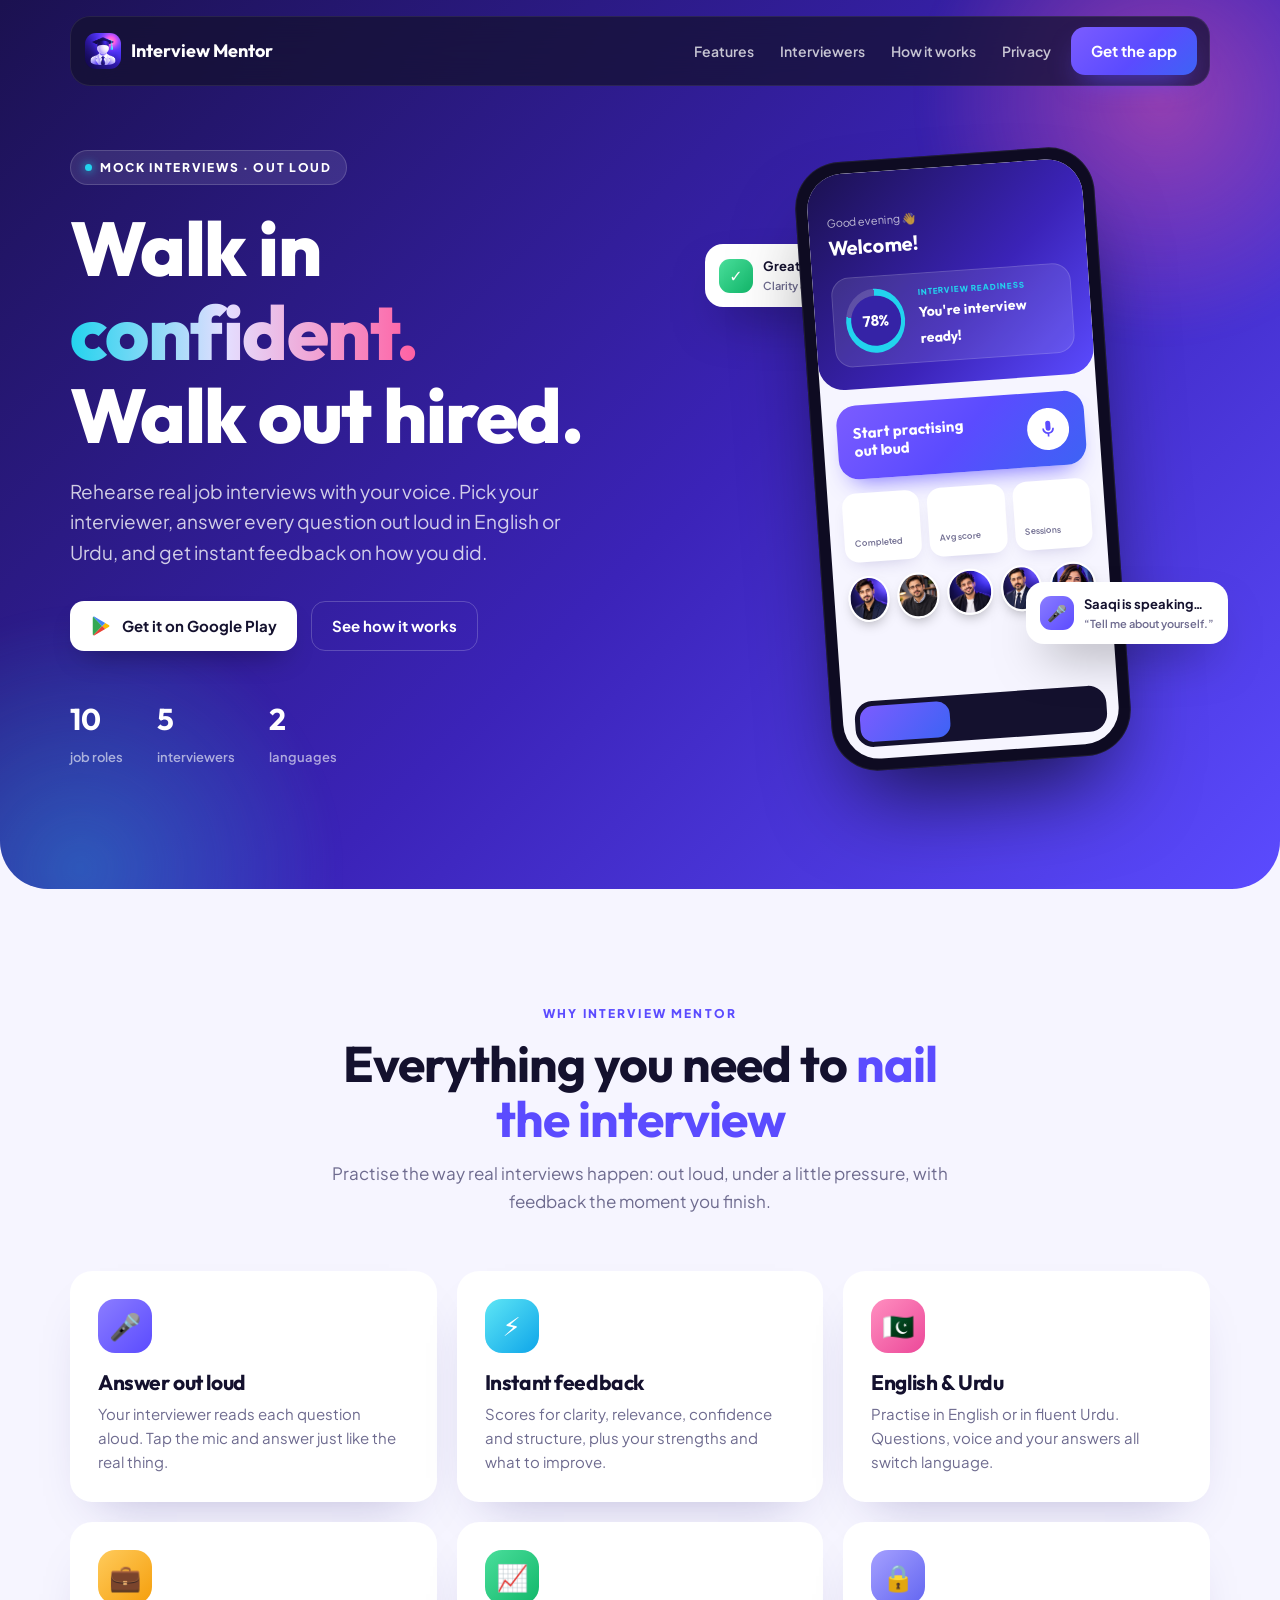
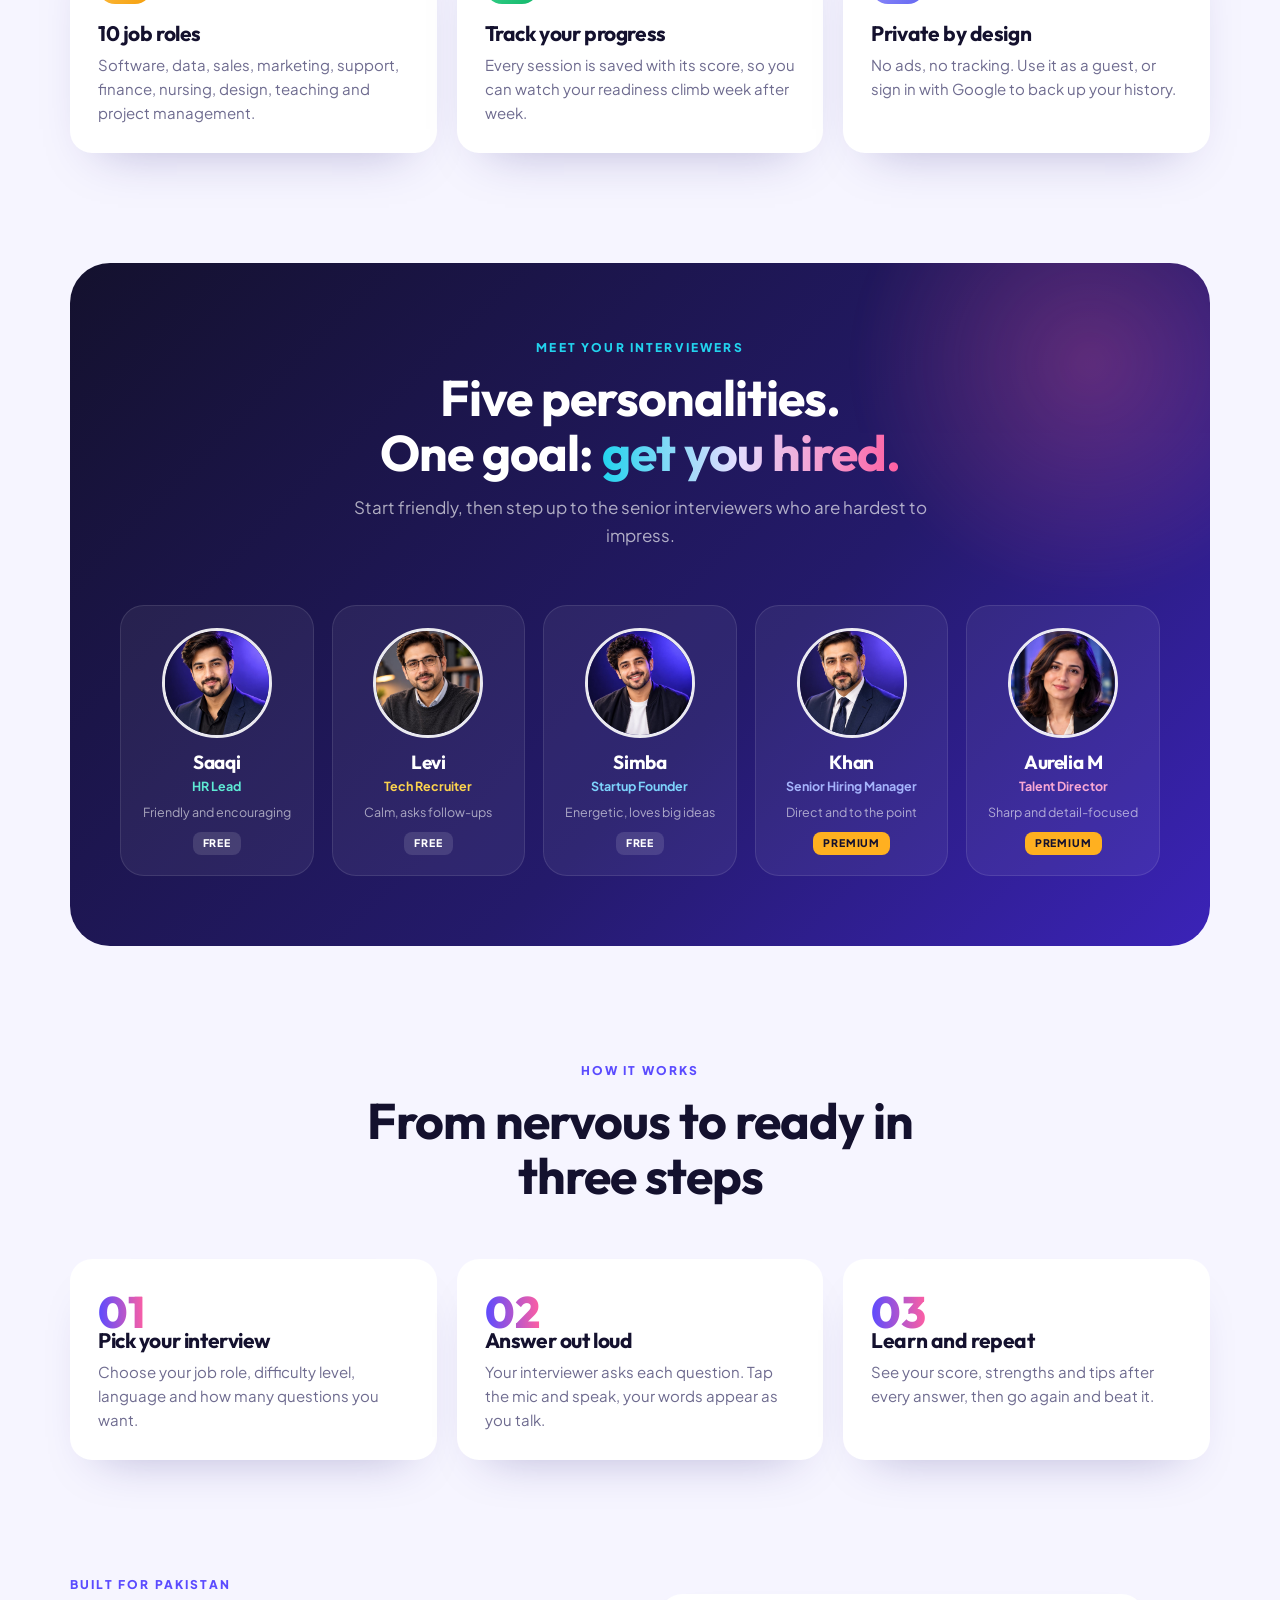
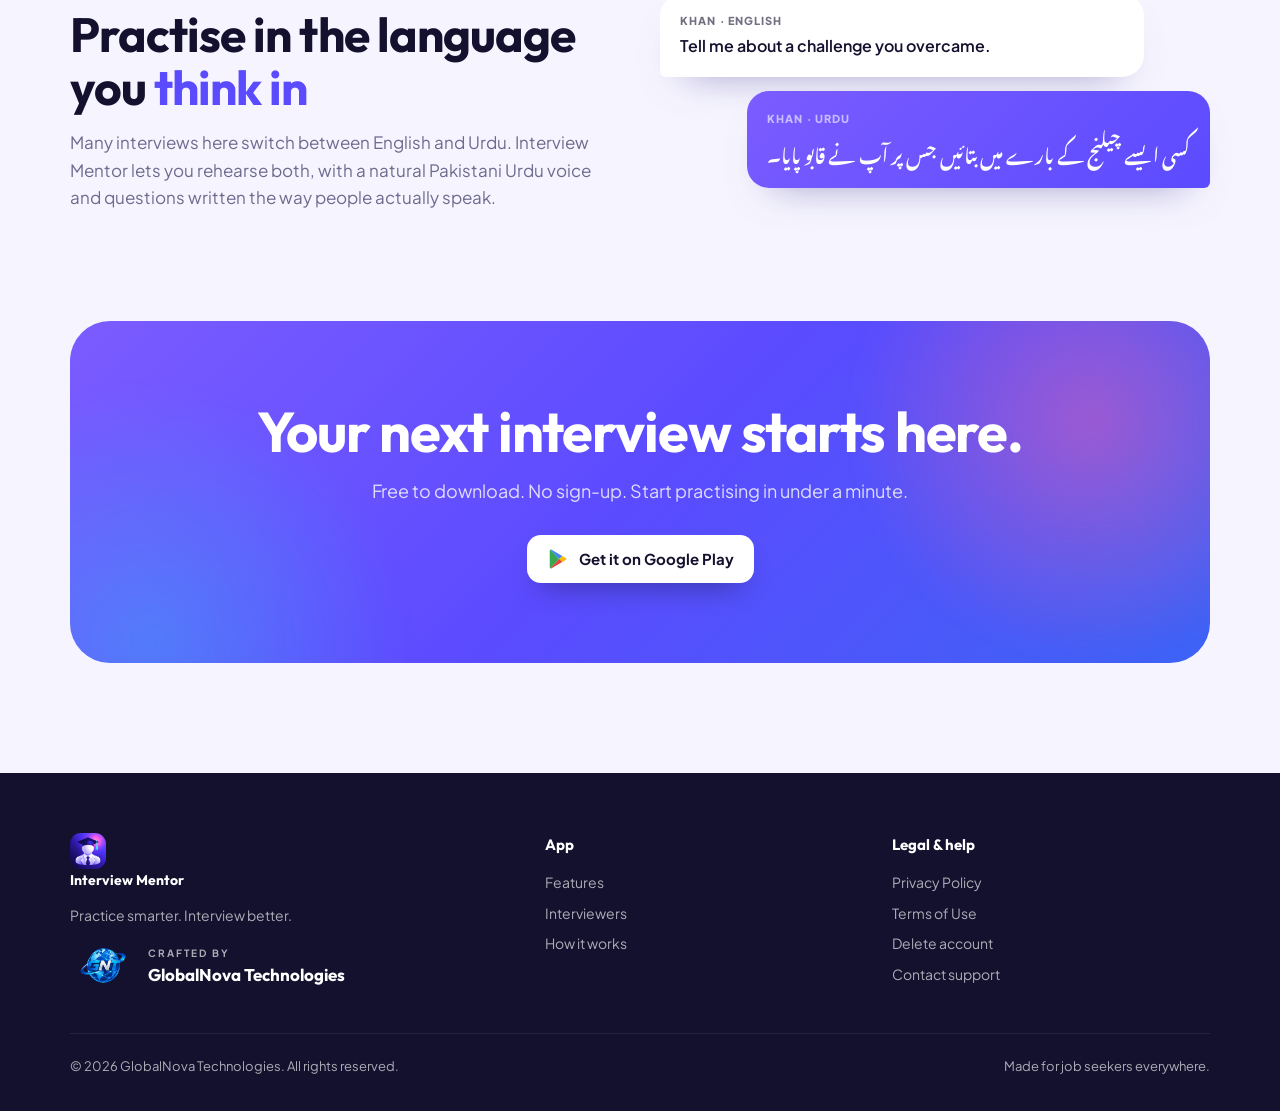
<file: index.html>
<!DOCTYPE html>
<html lang="en">
<head>
<meta charset="utf-8">
<meta name="viewport" content="width=device-width, initial-scale=1">
<title>Interview Mentor – Practise interviews out loud, in English or Urdu</title>
<meta name="description" content="Interview Mentor helps you rehearse real job interviews out loud. Choose your interviewer, answer with your voice in English or Urdu, and get instant feedback.">
<meta name="theme-color" content="#1B1150">
<meta property="og:title" content="Interview Mentor – Practice Smarter. Interview Better.">
<meta property="og:description" content="Rehearse real job interviews out loud, in English or Urdu, and get instant feedback.">
<meta property="og:image" content="img/favicon.png">
<link rel="icon" href="img/favicon.png">
<link rel="preconnect" href="https://fonts.googleapis.com">
<link rel="preconnect" href="https://fonts.gstatic.com" crossorigin>
<link href="https://fonts.googleapis.com/css2?family=Outfit:wght@600;700;800&family=Plus+Jakarta+Sans:wght@500;600;700;800&family=Noto+Nastaliq+Urdu:wght@500&display=swap" rel="stylesheet">
<link rel="stylesheet" href="style.css">
</head>
<body>

<nav class="nav">
  <div class="nav-inner">
    <a class="brand" href="#"><img src="img/logo.jpg" alt="">Interview Mentor</a>
    <div class="nav-links">
      <a href="#features">Features</a>
      <a href="#interviewers">Interviewers</a>
      <a href="#how">How it works</a>
      <a href="privacy.html">Privacy</a>
    </div>
    <a class="btn btn-primary" href="https://play.google.com/store/apps/details?id=com.globalnova.interview_mentor">Get the app</a>
  </div>
</nav>

<header class="hero">
  <div class="orb pink"></div><div class="orb cyan"></div>
  <div class="wrap hero-grid">
    <div>
      <span class="pill"><i></i>Mock interviews · out loud</span>
      <h1>Walk in <span class="grad-text">confident.</span><br>Walk out hired.</h1>
      <p class="lead">Rehearse real job interviews with your voice. Pick your interviewer, answer every question out loud in English or Urdu, and get instant feedback on how you did.</p>
      <div class="hero-cta">
        <a class="btn btn-light" href="https://play.google.com/store/apps/details?id=com.globalnova.interview_mentor">
          <svg viewBox="0 0 24 24"><path fill="#34A853" d="M3.6 1.8 13.3 12 3.6 22.2c-.4-.2-.6-.6-.6-1.1V2.9c0-.5.2-.9.6-1.1z"/><path fill="#FBBC04" d="m16.6 15.3-3.3-3.3 3.3-3.3 3.8 2.2c1.1.6 1.1 1.6 0 2.2z"/><path fill="#EA4335" d="M16.6 15.3 13.3 12 3.6 22.2c.4.2.9.2 1.4-.1z"/><path fill="#4285F4" d="M16.6 8.7 5 1.9c-.5-.3-1-.3-1.4-.1L13.3 12z"/></svg>
          Get it on Google Play
        </a>
        <a class="btn btn-ghost" href="#how">See how it works</a>
      </div>
      <div class="hero-stats">
        <div><b>10</b><span>job roles</span></div>
        <div><b>5</b><span>interviewers</span></div>
        <div><b>2</b><span>languages</span></div>
      </div>
    </div>

    <div class="phone-stage">
      <div class="float-card a"><span class="badge-dot g5">✓</span><div>Great structure!<small>Clarity 86 · Pace 132 wpm</small></div></div>
      <div class="phone">
        <div class="screen">
          <div class="scr-head">
            <div class="scr-hi">Good evening 👋</div>
            <div class="scr-name">Welcome!</div>
            <div class="scr-ring"><div class="ring"></div><div><small>INTERVIEW READINESS</small><b>You're interview ready!</b></div></div>
          </div>
          <div class="scr-cta">
            <b>Start practising<br>out loud</b>
            <span class="scr-mic"><svg viewBox="0 0 24 24"><path d="M12 14a3 3 0 0 0 3-3V5a3 3 0 0 0-6 0v6a3 3 0 0 0 3 3zm5-3a5 5 0 0 1-10 0H5a7 7 0 0 0 6 6.9V21h2v-3.1A7 7 0 0 0 19 11z"/></svg></span>
          </div>
          <div class="scr-row">
            <div class="scr-tile"><b>12</b><span>Completed</span></div>
            <div class="scr-tile"><b>81%</b><span>Avg score</span></div>
            <div class="scr-tile"><b>15</b><span>Sessions</span></div>
          </div>
          <div class="scr-avs">
            <img src="img/int_saaqi.jpg" alt=""><img src="img/int_levi.jpg" alt=""><img src="img/int_simba.jpg" alt=""><img src="img/int_khan.jpg" alt=""><img src="img/int_aurelia.jpg" alt="">
          </div>
          <div class="scr-nav"><i></i><i></i><i></i><i></i></div>
        </div>
      </div>
      <div class="float-card b"><span class="badge-dot g1">🎤</span><div>Saaqi is speaking…<small>“Tell me about yourself.”</small></div></div>
    </div>
  </div>
</header>

<main>
  <section id="features">
    <div class="wrap">
      <div class="sec-head rv">
        <span class="eyebrow">Why Interview Mentor</span>
        <h2>Everything you need to <span style="color:var(--violet)">nail the interview</span></h2>
        <p>Practise the way real interviews happen: out loud, under a little pressure, with feedback the moment you finish.</p>
      </div>
      <div class="features">
        <div class="card rv"><div class="ico g1">🎤</div><h3>Answer out loud</h3><p>Your interviewer reads each question aloud. Tap the mic and answer just like the real thing.</p></div>
        <div class="card rv"><div class="ico g2">⚡</div><h3>Instant feedback</h3><p>Scores for clarity, relevance, confidence and structure, plus your strengths and what to improve.</p></div>
        <div class="card rv"><div class="ico g3">🇵🇰</div><h3>English &amp; Urdu</h3><p>Practise in English or in fluent Urdu. Questions, voice and your answers all switch language.</p></div>
        <div class="card rv"><div class="ico g4">💼</div><h3>10 job roles</h3><p>Software, data, sales, marketing, support, finance, nursing, design, teaching and project management.</p></div>
        <div class="card rv"><div class="ico g5">📈</div><h3>Track your progress</h3><p>Every session is saved with its score, so you can watch your readiness climb week after week.</p></div>
        <div class="card rv"><div class="ico g6">🔒</div><h3>Private by design</h3><p>No ads, no tracking. Use it as a guest, or sign in with Google to back up your history.</p></div>
      </div>
    </div>
  </section>

  <section id="interviewers">
    <div class="wrap">
      <div class="panel">
        <div class="orb pink" style="opacity:.6"></div>
        <div class="sec-head rv">
          <span class="eyebrow">Meet your interviewers</span>
          <h2>Five personalities.<br>One goal: <span class="grad-text">get you hired.</span></h2>
          <p>Start friendly, then step up to the senior interviewers who are hardest to impress.</p>
        </div>
        <div class="team">
          <div class="member rv"><img src="img/int_saaqi.jpg" alt="Saaqi"><h3>Saaqi</h3><div class="role" style="color:#5EEAD4">HR Lead</div><p>Friendly and encouraging</p><span class="free">FREE</span></div>
          <div class="member rv"><img src="img/int_levi.jpg" alt="Levi"><h3>Levi</h3><div class="role" style="color:#FCD34D">Tech Recruiter</div><p>Calm, asks follow-ups</p><span class="free">FREE</span></div>
          <div class="member rv"><img src="img/int_simba.jpg" alt="Simba"><h3>Simba</h3><div class="role" style="color:#7DD3FC">Startup Founder</div><p>Energetic, loves big ideas</p><span class="free">FREE</span></div>
          <div class="member rv"><img src="img/int_khan.jpg" alt="Khan"><h3>Khan</h3><div class="role" style="color:#A5B4FC">Senior Hiring Manager</div><p>Direct and to the point</p><span class="pro">PREMIUM</span></div>
          <div class="member rv"><img src="img/int_aurelia.jpg" alt="Aurelia M"><h3>Aurelia M</h3><div class="role" style="color:#F9A8D4">Talent Director</div><p>Sharp and detail-focused</p><span class="pro">PREMIUM</span></div>
        </div>
      </div>
    </div>
  </section>

  <section id="how">
    <div class="wrap">
      <div class="sec-head rv">
        <span class="eyebrow">How it works</span>
        <h2>From nervous to ready in three steps</h2>
      </div>
      <div class="steps">
        <div class="card step rv"><h3>Pick your interview</h3><p>Choose your job role, difficulty level, language and how many questions you want.</p></div>
        <div class="card step rv"><h3>Answer out loud</h3><p>Your interviewer asks each question. Tap the mic and speak, your words appear as you talk.</p></div>
        <div class="card step rv"><h3>Learn and repeat</h3><p>See your score, strengths and tips after every answer, then go again and beat it.</p></div>
      </div>
    </div>
  </section>

  <section>
    <div class="wrap lang">
      <div class="rv">
        <span class="eyebrow">Built for Pakistan</span>
        <h2>Practise in the language you <span style="color:var(--violet)">think in</span></h2>
        <p>Many interviews here switch between English and Urdu. Interview Mentor lets you rehearse both, with a natural Pakistani Urdu voice and questions written the way people actually speak.</p>
      </div>
      <div class="bubbles rv">
        <div class="bubble en"><small>KHAN · ENGLISH</small>Tell me about a challenge you overcame.</div>
        <div class="bubble ur"><small>KHAN · URDU</small>کسی ایسے چیلنج کے بارے میں بتائیں جس پر آپ نے قابو پایا۔</div>
      </div>
    </div>
  </section>

  <section>
    <div class="wrap">
      <div class="cta rv">
        <div class="orb pink"></div><div class="orb cyan"></div>
        <h2 style="position:relative">Your next interview starts here.</h2>
        <p style="position:relative">Free to download. No sign-up. Start practising in under a minute.</p>
        <a class="btn btn-light" style="position:relative" href="https://play.google.com/store/apps/details?id=com.globalnova.interview_mentor">
          <svg viewBox="0 0 24 24"><path fill="#34A853" d="M3.6 1.8 13.3 12 3.6 22.2c-.4-.2-.6-.6-.6-1.1V2.9c0-.5.2-.9.6-1.1z"/><path fill="#FBBC04" d="m16.6 15.3-3.3-3.3 3.3-3.3 3.8 2.2c1.1.6 1.1 1.6 0 2.2z"/><path fill="#EA4335" d="M16.6 15.3 13.3 12 3.6 22.2c.4.2.9.2 1.4-.1z"/><path fill="#4285F4" d="M16.6 8.7 5 1.9c-.5-.3-1-.3-1.4-.1L13.3 12z"/></svg>
          Get it on Google Play
        </a>
      </div>
    </div>
  </section>
</main>

<footer>
  <div class="wrap">
    <div class="foot">
      <div>
        <a class="brand" href="#" style="color:#fff"><img src="img/logo.jpg" alt="">Interview Mentor</a>
        <p style="margin-top:12px;font-size:14px;max-width:320px">Practice smarter. Interview better.</p>
        <div class="gnt"><img src="img/gnt_logo.png" alt="GlobalNova Technologies"><div><small>CRAFTED BY</small><b>GlobalNova Technologies</b></div></div>
      </div>
      <div><h4>App</h4><a href="#features">Features</a><a href="#interviewers">Interviewers</a><a href="#how">How it works</a></div>
      <div><h4>Legal &amp; help</h4><a href="privacy.html">Privacy Policy</a><a href="terms.html">Terms of Use</a><a href="delete-account.html">Delete account</a><a href="mailto:ahmiikhanx885@gmail.com">Contact support</a></div>
    </div>
    <div class="copy"><span>© 2026 GlobalNova Technologies. All rights reserved.</span><span>Made for job seekers everywhere.</span></div>
  </div>
</footer>

<script>
  const io = new IntersectionObserver(es => es.forEach(e => { if (e.isIntersecting) { e.target.classList.add('in'); io.unobserve(e.target); } }), { threshold: .12 });
  document.querySelectorAll('.rv').forEach((el, i) => { el.style.transitionDelay = (i % 5) * 70 + 'ms'; io.observe(el); });
</script>
</body>
</html>
</file>
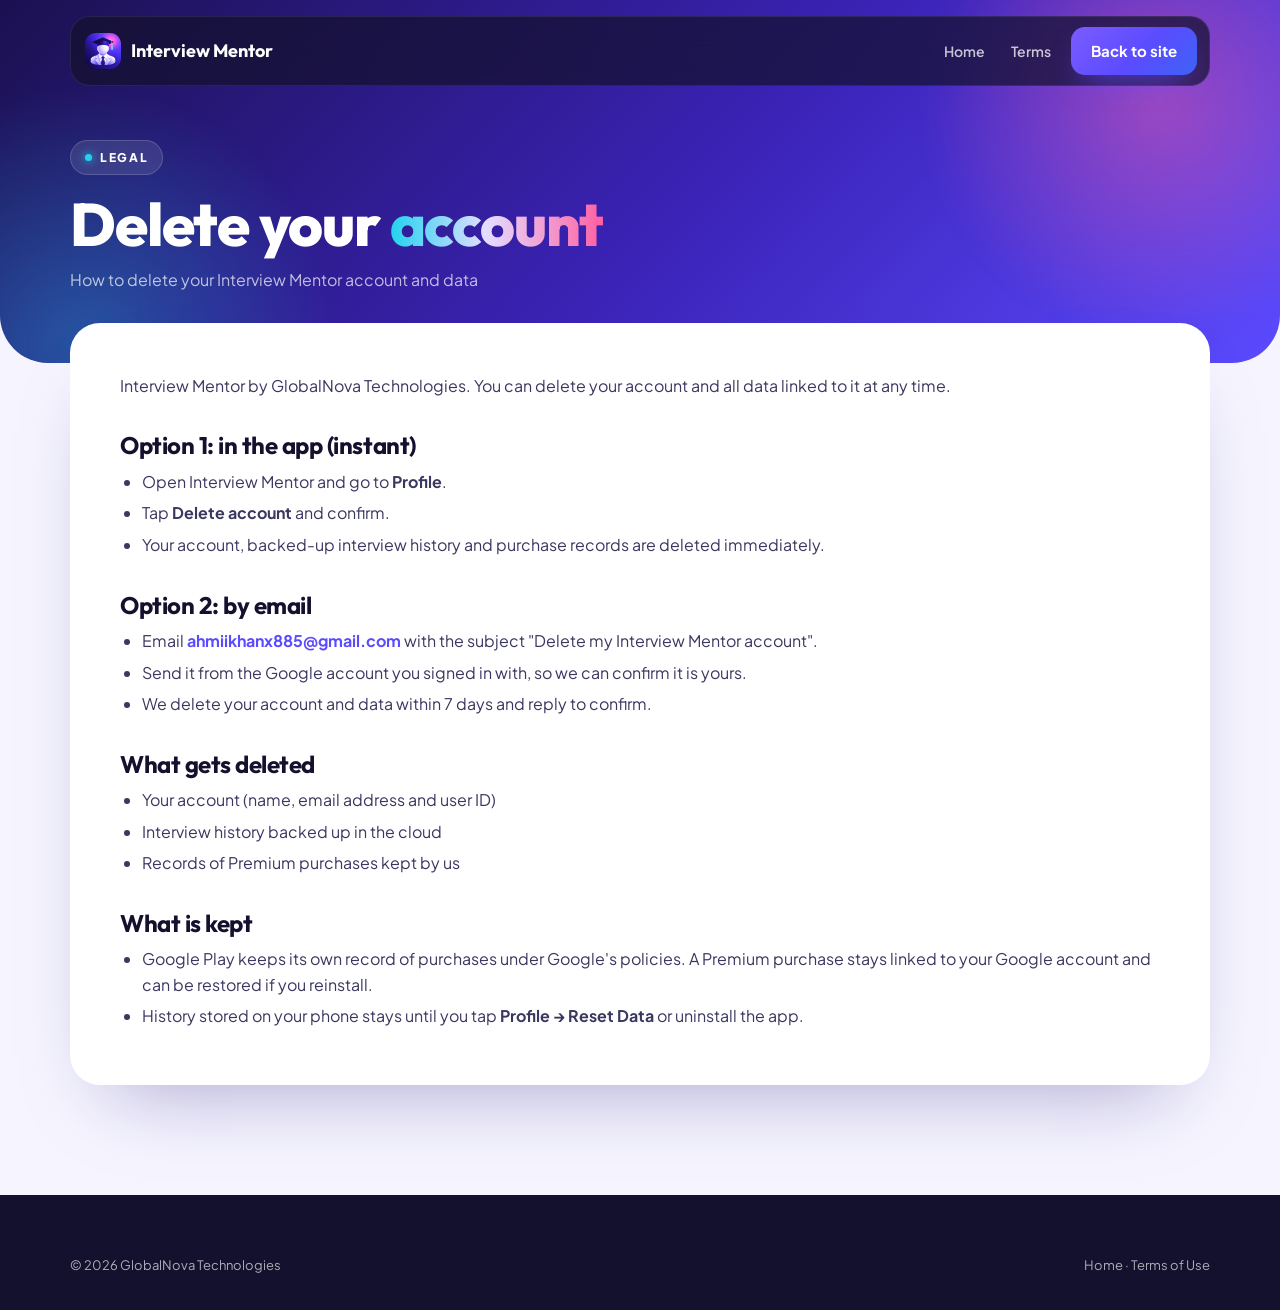
<file: delete-account.html>
<!DOCTYPE html>
<html lang="en">
<head>
<meta charset="utf-8">
<meta name="viewport" content="width=device-width, initial-scale=1">
<title>Delete your account – Interview Mentor</title>
<meta name="theme-color" content="#1B1150">
<link rel="icon" href="img/favicon.png">
<link rel="preconnect" href="https://fonts.googleapis.com">
<link rel="preconnect" href="https://fonts.gstatic.com" crossorigin>
<link href="https://fonts.googleapis.com/css2?family=Outfit:wght@600;700;800&family=Plus+Jakarta+Sans:wght@500;600;700;800&display=swap" rel="stylesheet">
<link rel="stylesheet" href="style.css">
</head>
<body>
<nav class="nav">
  <div class="nav-inner">
    <a class="brand" href="index.html"><img src="img/logo.jpg" alt="">Interview Mentor</a>
    <div class="nav-links"><a href="index.html">Home</a><a href="terms.html">Terms</a></div>
    <a class="btn btn-primary" href="index.html">Back to site</a>
  </div>
</nav>

<header class="hero legal-hero">
  <div class="orb pink"></div><div class="orb cyan"></div>
  <div class="wrap" style="position:relative">
    <span class="pill"><i></i>Legal</span>
    <h1>Delete your <span class="grad-text">account</span></h1>
    <p>How to delete your Interview Mentor account and data</p>
  </div>
</header>

<main class="wrap">
  <article class="doc">
    <p>Interview Mentor by GlobalNova Technologies. You can delete your account and all data linked to it at any time.</p>

    <h2>Option 1: in the app (instant)</h2>
    <ul>
      <li>Open Interview Mentor and go to <strong>Profile</strong>.</li>
      <li>Tap <strong>Delete account</strong> and confirm.</li>
      <li>Your account, backed-up interview history and purchase records are deleted immediately.</li>
    </ul>

    <h2>Option 2: by email</h2>
    <ul>
      <li>Email <a href="mailto:ahmiikhanx885@gmail.com?subject=Delete%20my%20Interview%20Mentor%20account">ahmiikhanx885@gmail.com</a> with the subject "Delete my Interview Mentor account".</li>
      <li>Send it from the Google account you signed in with, so we can confirm it is yours.</li>
      <li>We delete your account and data within 7 days and reply to confirm.</li>
    </ul>

    <h2>What gets deleted</h2>
    <ul>
      <li>Your account (name, email address and user ID)</li>
      <li>Interview history backed up in the cloud</li>
      <li>Records of Premium purchases kept by us</li>
    </ul>

    <h2>What is kept</h2>
    <ul>
      <li>Google Play keeps its own record of purchases under Google's policies. A Premium purchase stays linked to your Google account and can be restored if you reinstall.</li>
      <li>History stored on your phone stays until you tap <strong>Profile → Reset Data</strong> or uninstall the app.</li>
    </ul>
  </article>
</main>

<footer>
  <div class="wrap">
    <div class="copy" style="border:0;margin:0;padding:0">
      <span>© 2026 GlobalNova Technologies</span>
      <span><a href="index.html">Home</a> · <a href="terms.html">Terms of Use</a></span>
    </div>
  </div>
</footer>
</body>
</html>
</file>
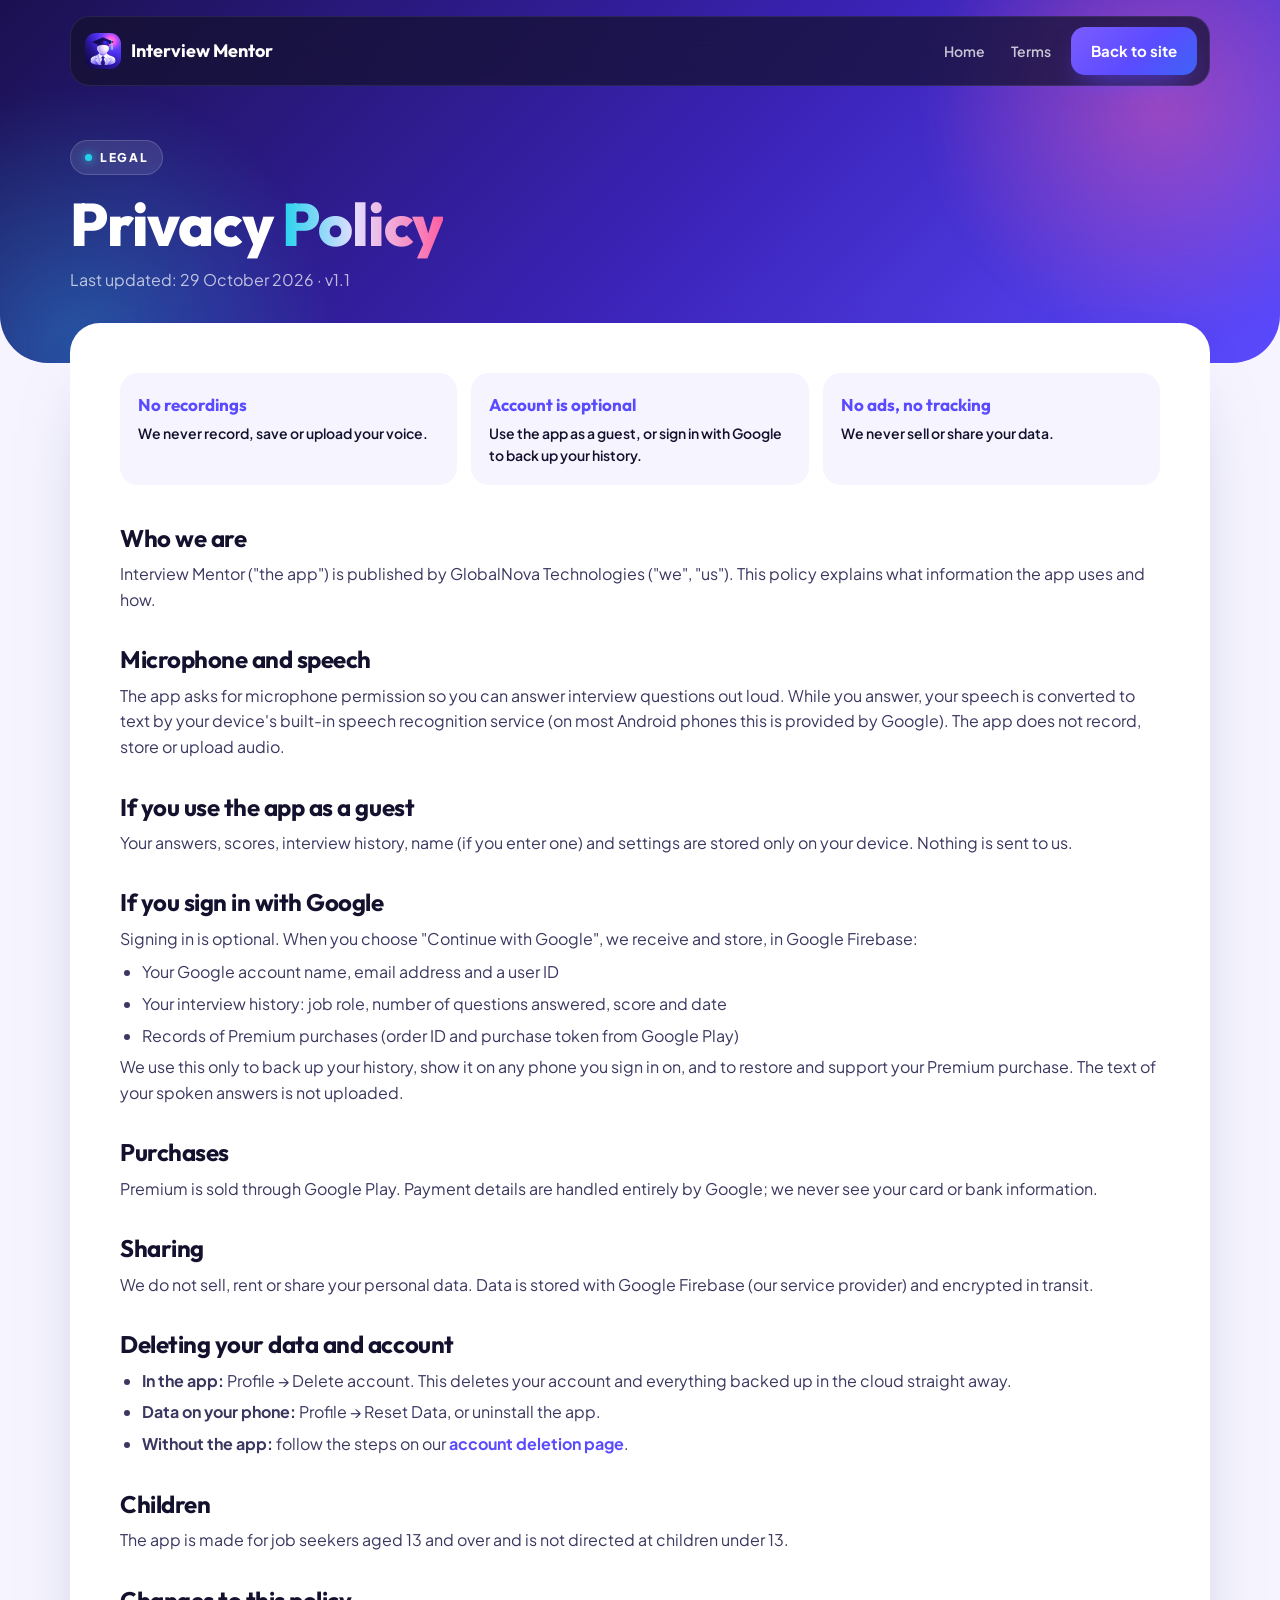
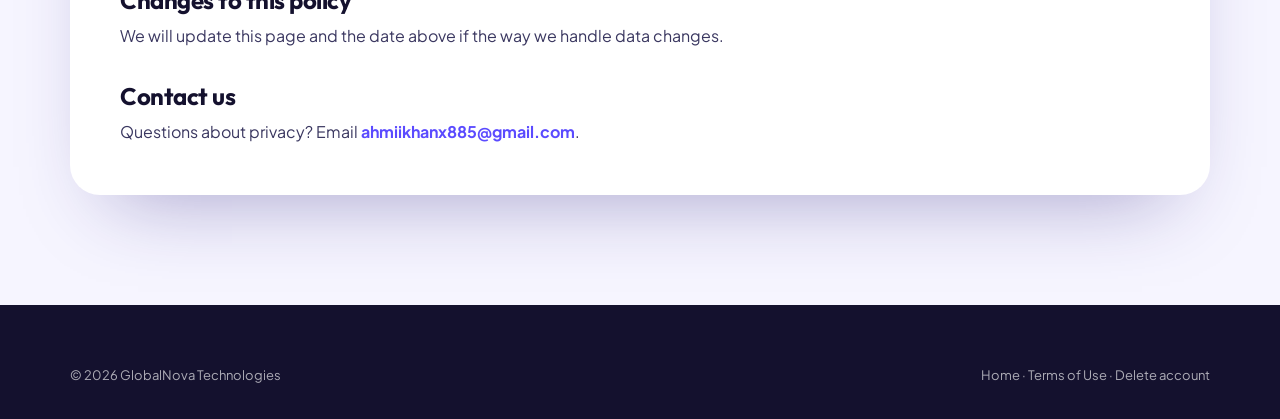
<file: privacy.html>
<!DOCTYPE html>
<html lang="en">
<head>
<meta charset="utf-8">
<meta name="viewport" content="width=device-width, initial-scale=1">
<title>Privacy Policy – Interview Mentor</title>
<meta name="theme-color" content="#1B1150">
<link rel="icon" href="img/favicon.png">
<link rel="preconnect" href="https://fonts.googleapis.com">
<link rel="preconnect" href="https://fonts.gstatic.com" crossorigin>
<link href="https://fonts.googleapis.com/css2?family=Outfit:wght@600;700;800&family=Plus+Jakarta+Sans:wght@500;600;700;800&display=swap" rel="stylesheet">
<link rel="stylesheet" href="style.css">
</head>
<body>
<nav class="nav">
  <div class="nav-inner">
    <a class="brand" href="index.html"><img src="img/logo.jpg" alt="">Interview Mentor</a>
    <div class="nav-links"><a href="index.html">Home</a><a href="terms.html">Terms</a></div>
    <a class="btn btn-primary" href="index.html">Back to site</a>
  </div>
</nav>

<header class="hero legal-hero">
  <div class="orb pink"></div><div class="orb cyan"></div>
  <div class="wrap" style="position:relative">
    <span class="pill"><i></i>Legal</span>
    <h1>Privacy <span class="grad-text">Policy</span></h1>
    <p>Last updated: 29 October 2026 · v1.1</p>
  </div>
</header>

<main class="wrap">
  <article class="doc">
    <div class="tldr">
      <div><b>No recordings</b>We never record, save or upload your voice.</div>
      <div><b>Account is optional</b>Use the app as a guest, or sign in with Google to back up your history.</div>
      <div><b>No ads, no tracking</b>We never sell or share your data.</div>
    </div>

    <h2>Who we are</h2>
    <p>Interview Mentor ("the app") is published by GlobalNova Technologies ("we", "us"). This policy explains what information the app uses and how.</p>

    <h2>Microphone and speech</h2>
    <p>The app asks for microphone permission so you can answer interview questions out loud. While you answer, your speech is converted to text by your device's built-in speech recognition service (on most Android phones this is provided by Google). The app does not record, store or upload audio.</p>

    <h2>If you use the app as a guest</h2>
    <p>Your answers, scores, interview history, name (if you enter one) and settings are stored only on your device. Nothing is sent to us.</p>

    <h2>If you sign in with Google</h2>
    <p>Signing in is optional. When you choose "Continue with Google", we receive and store, in Google Firebase:</p>
    <ul>
      <li>Your Google account name, email address and a user ID</li>
      <li>Your interview history: job role, number of questions answered, score and date</li>
      <li>Records of Premium purchases (order ID and purchase token from Google Play)</li>
    </ul>
    <p>We use this only to back up your history, show it on any phone you sign in on, and to restore and support your Premium purchase. The text of your spoken answers is not uploaded.</p>

    <h2>Purchases</h2>
    <p>Premium is sold through Google Play. Payment details are handled entirely by Google; we never see your card or bank information.</p>

    <h2>Sharing</h2>
    <p>We do not sell, rent or share your personal data. Data is stored with Google Firebase (our service provider) and encrypted in transit.</p>

    <h2 id="delete">Deleting your data and account</h2>
    <ul>
      <li><strong>In the app:</strong> Profile → Delete account. This deletes your account and everything backed up in the cloud straight away.</li>
      <li><strong>Data on your phone:</strong> Profile → Reset Data, or uninstall the app.</li>
      <li><strong>Without the app:</strong> follow the steps on our <a href="delete-account.html">account deletion page</a>.</li>
    </ul>

    <h2>Children</h2>
    <p>The app is made for job seekers aged 13 and over and is not directed at children under 13.</p>

    <h2>Changes to this policy</h2>
    <p>We will update this page and the date above if the way we handle data changes.</p>

    <h2>Contact us</h2>
    <p>Questions about privacy? Email <a href="mailto:ahmiikhanx885@gmail.com">ahmiikhanx885@gmail.com</a>.</p>
  </article>
</main>

<footer>
  <div class="wrap">
    <div class="copy" style="border:0;margin:0;padding:0">
      <span>© 2026 GlobalNova Technologies</span>
      <span><a href="index.html">Home</a> · <a href="terms.html">Terms of Use</a> · <a href="delete-account.html">Delete account</a></span>
    </div>
  </div>
</footer>
</body>
</html>
</file>
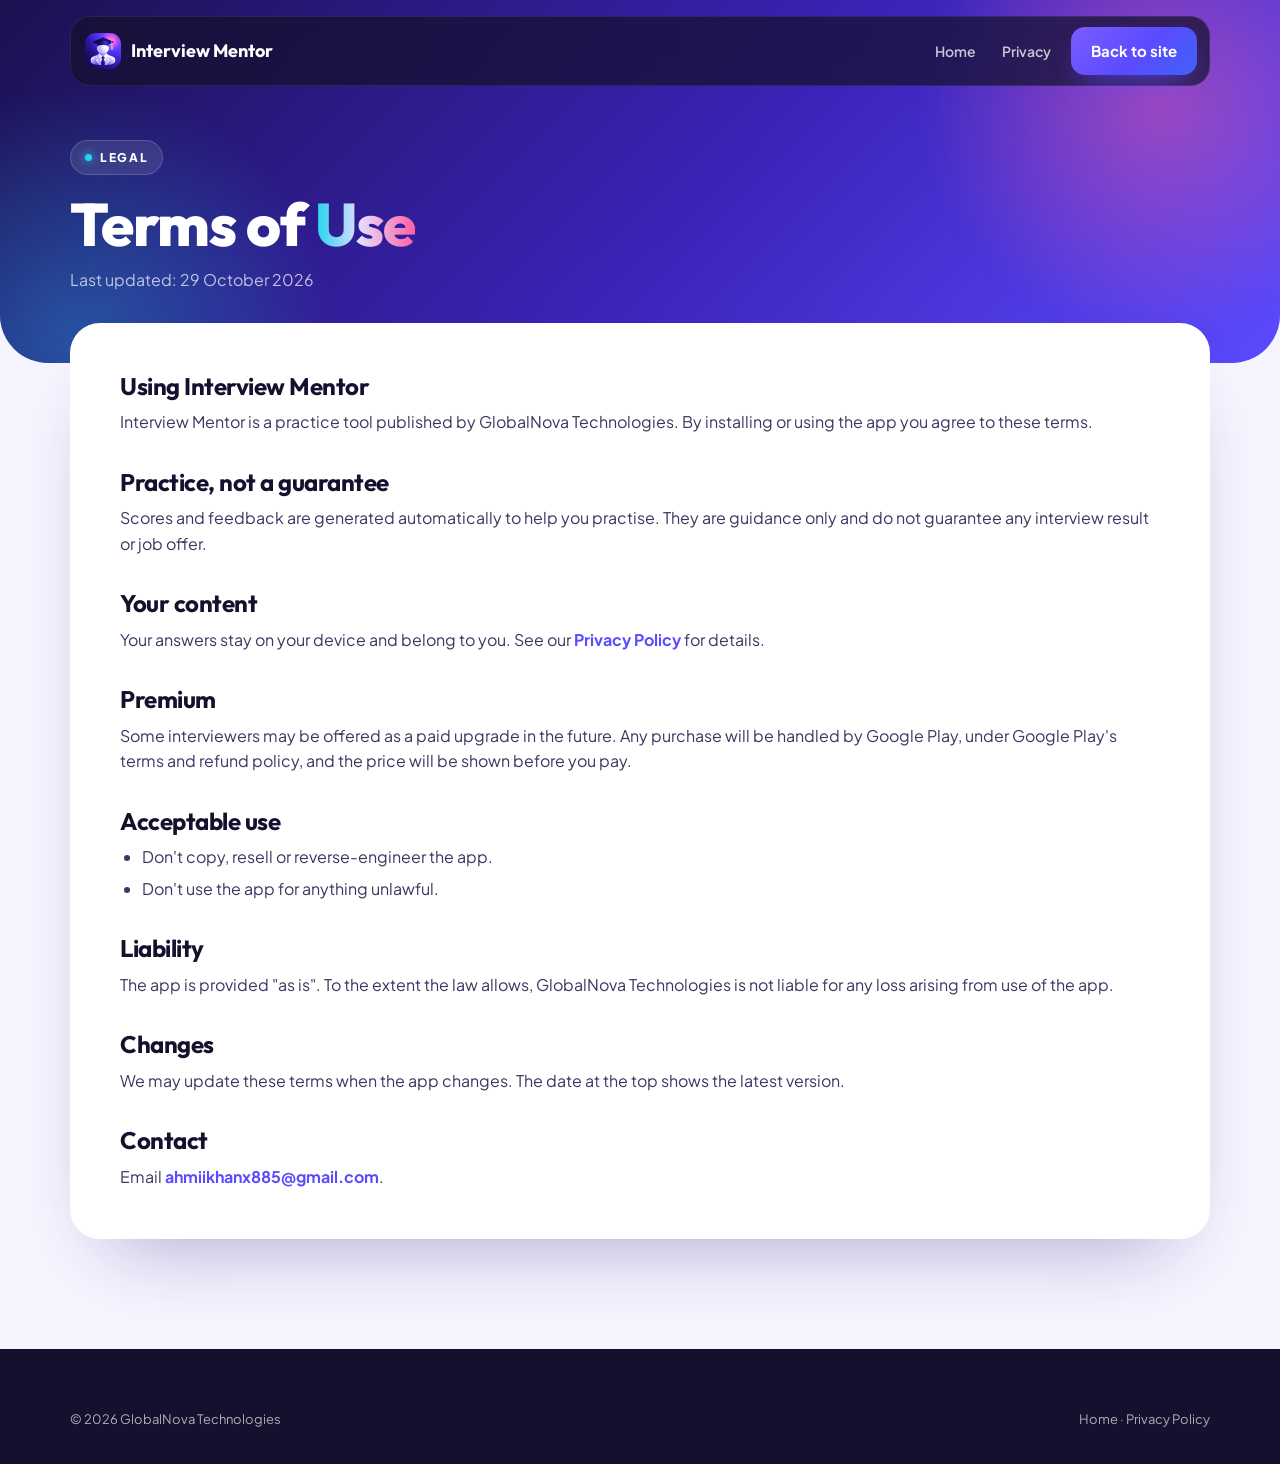
<file: terms.html>
<!DOCTYPE html>
<html lang="en">
<head>
<meta charset="utf-8">
<meta name="viewport" content="width=device-width, initial-scale=1">
<title>Terms of Use – Interview Mentor</title>
<meta name="theme-color" content="#1B1150">
<link rel="icon" href="img/favicon.png">
<link rel="preconnect" href="https://fonts.googleapis.com">
<link rel="preconnect" href="https://fonts.gstatic.com" crossorigin>
<link href="https://fonts.googleapis.com/css2?family=Outfit:wght@600;700;800&family=Plus+Jakarta+Sans:wght@500;600;700;800&display=swap" rel="stylesheet">
<link rel="stylesheet" href="style.css">
</head>
<body>
<nav class="nav">
  <div class="nav-inner">
    <a class="brand" href="index.html"><img src="img/logo.jpg" alt="">Interview Mentor</a>
    <div class="nav-links"><a href="index.html">Home</a><a href="privacy.html">Privacy</a></div>
    <a class="btn btn-primary" href="index.html">Back to site</a>
  </div>
</nav>

<header class="hero legal-hero">
  <div class="orb pink"></div><div class="orb cyan"></div>
  <div class="wrap" style="position:relative">
    <span class="pill"><i></i>Legal</span>
    <h1>Terms of <span class="grad-text">Use</span></h1>
    <p>Last updated: 29 October 2026</p>
  </div>
</header>

<main class="wrap">
  <article class="doc">
    <h2>Using Interview Mentor</h2>
    <p>Interview Mentor is a practice tool published by GlobalNova Technologies. By installing or using the app you agree to these terms.</p>

    <h2>Practice, not a guarantee</h2>
    <p>Scores and feedback are generated automatically to help you practise. They are guidance only and do not guarantee any interview result or job offer.</p>

    <h2>Your content</h2>
    <p>Your answers stay on your device and belong to you. See our <a href="privacy.html">Privacy Policy</a> for details.</p>

    <h2>Premium</h2>
    <p>Some interviewers may be offered as a paid upgrade in the future. Any purchase will be handled by Google Play, under Google Play's terms and refund policy, and the price will be shown before you pay.</p>

    <h2>Acceptable use</h2>
    <ul>
      <li>Don't copy, resell or reverse-engineer the app.</li>
      <li>Don't use the app for anything unlawful.</li>
    </ul>

    <h2>Liability</h2>
    <p>The app is provided "as is". To the extent the law allows, GlobalNova Technologies is not liable for any loss arising from use of the app.</p>

    <h2>Changes</h2>
    <p>We may update these terms when the app changes. The date at the top shows the latest version.</p>

    <h2>Contact</h2>
    <p>Email <a href="mailto:ahmiikhanx885@gmail.com">ahmiikhanx885@gmail.com</a>.</p>
  </article>
</main>

<footer>
  <div class="wrap">
    <div class="copy" style="border:0;margin:0;padding:0">
      <span>© 2026 GlobalNova Technologies</span>
      <span><a href="index.html">Home</a> · <a href="privacy.html">Privacy Policy</a></span>
    </div>
  </div>
</footer>
</body>
</html>
</file>
<file: style.css>
/* Interview Mentor website – same palette as the app */
:root {
  --night: #14112E;
  --deep: #1B1150;
  --violet: #5B4BFF;
  --violet-2: #7B5CFF;
  --lav: #E4DEFF;
  --cyan: #22D3EE;
  --pink: #FF5FA2;
  --gold: #FFB020;
  --bg: #F6F5FF;
  --ink: #14112E;
  --mut: #6E6B8F;
  --card: #FFFFFF;
  --line: #ECEAF8;
  --r: 22px;
}
* { box-sizing: border-box; margin: 0; padding: 0; }
html { scroll-behavior: smooth; }
body {
  font-family: 'Plus Jakarta Sans', system-ui, sans-serif;
  background: var(--bg);
  color: var(--ink);
  line-height: 1.6;
  -webkit-font-smoothing: antialiased;
}
h1, h2, h3, .display { font-family: 'Outfit', sans-serif; letter-spacing: -.02em; line-height: 1.1; }
a { color: inherit; text-decoration: none; }
img { display: block; max-width: 100%; }
.wrap { width: min(1140px, 92%); margin: 0 auto; }
.grad-text {
  background: linear-gradient(90deg, var(--cyan), var(--lav) 45%, var(--pink));
  -webkit-background-clip: text; background-clip: text; color: transparent;
}

/* ---------- nav ---------- */
.nav {
  position: fixed; inset: 16px 0 auto; z-index: 50;
  display: flex; justify-content: center;
}
.nav-inner {
  width: min(1140px, 92%);
  display: flex; align-items: center; gap: 20px;
  padding: 10px 12px 10px 14px;
  border-radius: 20px;
  background: rgba(20, 17, 46, .72);
  backdrop-filter: blur(18px); -webkit-backdrop-filter: blur(18px);
  border: 1px solid rgba(255, 255, 255, .08);
  color: #fff;
}
.brand { display: flex; align-items: center; gap: 10px; font-family: 'Outfit'; font-weight: 700; font-size: 18px; }
.brand img { width: 36px; height: 36px; border-radius: 11px; }
.nav-links { display: flex; gap: 26px; margin-left: auto; font-size: 14px; font-weight: 600; color: rgba(255,255,255,.75); }
.nav-links a:hover { color: #fff; }
.btn {
  display: inline-flex; align-items: center; gap: 10px;
  padding: 12px 20px; border-radius: 14px;
  font-weight: 700; font-size: 15px;
  transition: transform .2s ease, box-shadow .2s ease;
}
.btn:hover { transform: translateY(-2px); }
.btn-primary {
  background: linear-gradient(135deg, var(--violet-2), var(--violet) 55%, #3D63F5);
  color: #fff;
  box-shadow: 0 14px 30px -12px rgba(91, 75, 255, .8);
}
.btn-light { background: #fff; color: var(--night); box-shadow: 0 14px 30px -14px rgba(0,0,0,.45); }
.btn-ghost { border: 1px solid rgba(255,255,255,.2); color: #fff; }
.btn svg { width: 22px; height: 22px; }

/* ---------- hero ---------- */
.hero {
  position: relative; overflow: hidden;
  background: linear-gradient(135deg, #1B1150 0%, #3B23B8 55%, #5B4BFF 100%);
  color: #fff;
  padding: 150px 0 120px;
  border-radius: 0 0 48px 48px;
}
.orb { position: absolute; border-radius: 50%; filter: blur(10px); pointer-events: none; }
.orb.pink { width: 520px; height: 520px; right: -140px; top: -160px; background: radial-gradient(circle, rgba(255,95,162,.45), transparent 65%); }
.orb.cyan { width: 560px; height: 560px; left: -200px; bottom: -260px; background: radial-gradient(circle, rgba(34,211,238,.32), transparent 65%); }
.hero-grid { position: relative; display: grid; grid-template-columns: 1.1fr .9fr; gap: 40px; align-items: center; }
.pill {
  display: inline-flex; align-items: center; gap: 8px;
  padding: 7px 14px; border-radius: 999px;
  background: rgba(255,255,255,.1); border: 1px solid rgba(255,255,255,.16);
  font-size: 12px; font-weight: 800; letter-spacing: .14em; text-transform: uppercase;
}
.pill i { width: 7px; height: 7px; border-radius: 50%; background: var(--cyan); box-shadow: 0 0 10px var(--cyan); }
.hero h1 { font-size: clamp(44px, 6vw, 76px); margin: 22px 0 18px; font-weight: 800; }
.hero p.lead { font-size: 19px; color: rgba(255,255,255,.78); max-width: 520px; }
.hero-cta { display: flex; flex-wrap: wrap; gap: 14px; margin-top: 34px; }
.hero-stats { display: flex; gap: 34px; margin-top: 44px; }
.hero-stats b { display: block; font-family: 'Outfit'; font-size: 30px; }
.hero-stats span { font-size: 13px; color: rgba(255,255,255,.6); font-weight: 600; }

/* phone mockup */
.phone-stage { position: relative; display: flex; justify-content: center; }
.phone {
  width: 300px; height: 610px; border-radius: 46px; padding: 12px;
  background: #0E0B22;
  box-shadow: 0 50px 90px -30px rgba(0,0,0,.7), 0 0 0 1px rgba(255,255,255,.08) inset;
  transform: rotate(-4deg);
  animation: float 6s ease-in-out infinite;
}
@keyframes float { 50% { transform: rotate(-4deg) translateY(-14px); } }
.screen { position: relative; height: 100%; border-radius: 36px; overflow: hidden; background: var(--bg); }
.scr-head {
  background: linear-gradient(135deg, #1B1150, #3B23B8 60%, #5B4BFF);
  padding: 40px 18px 22px; border-radius: 0 0 26px 26px; color: #fff;
}
.scr-hi { font-size: 11px; color: rgba(255,255,255,.7); }
.scr-name { font-family: 'Outfit'; font-size: 20px; font-weight: 700; }
.scr-ring {
  margin-top: 14px; display: flex; gap: 14px; align-items: center;
  padding: 12px; border-radius: 18px; background: rgba(255,255,255,.1); border: 1px solid rgba(255,255,255,.15);
}
.ring {
  width: 64px; height: 64px; border-radius: 50%;
  background: conic-gradient(var(--cyan) 0 78%, rgba(255,255,255,.15) 78% 100%);
  display: grid; place-items: center;
}
.ring::after { content: '78%'; width: 50px; height: 50px; border-radius: 50%; background: #3523A6; display: grid; place-items: center; font-family: 'Outfit'; font-weight: 700; font-size: 15px; }
.scr-ring small { display: block; font-size: 8px; font-weight: 800; letter-spacing: .12em; color: var(--cyan); }
.scr-ring b { font-family: 'Outfit'; font-size: 14px; }
.scr-cta {
  margin: 16px 14px 0; padding: 16px; border-radius: 20px; color: #fff;
  background: linear-gradient(135deg, var(--violet-2), var(--violet), #3D63F5);
  display: flex; align-items: center; justify-content: space-between;
  box-shadow: 0 14px 24px -14px rgba(91,75,255,.9);
}
.scr-cta b { font-family: 'Outfit'; font-size: 15px; line-height: 1.15; }
.scr-mic { width: 42px; height: 42px; border-radius: 50%; background: #fff; display: grid; place-items: center; }
.scr-mic svg { width: 20px; fill: var(--violet); }
.scr-row { display: flex; gap: 8px; padding: 14px 14px 0; }
.scr-tile { flex: 1; background: #fff; border-radius: 14px; padding: 10px; box-shadow: 0 8px 18px -10px rgba(42,31,122,.25); }
.scr-tile b { font-family: 'Outfit'; font-size: 15px; display: block; }
.scr-tile span { font-size: 8.5px; color: var(--mut); font-weight: 600; }
.scr-avs { display: flex; gap: 8px; padding: 14px; }
.scr-avs img { width: 46px; height: 46px; border-radius: 50%; object-fit: cover; border: 2px solid #fff; box-shadow: 0 6px 14px -6px rgba(0,0,0,.4); }
.scr-nav {
  position: absolute; left: 12px; right: 12px; bottom: 12px; height: 46px; border-radius: 18px;
  background: var(--night); display: flex; align-items: center; padding: 5px; gap: 6px;
}
.scr-nav i { flex: 1; height: 100%; border-radius: 13px; }
.scr-nav i:first-child { flex: 2; background: linear-gradient(135deg, var(--violet-2), #3D63F5); }
.float-card {
  position: absolute; background: #fff; color: var(--ink); border-radius: 18px; padding: 12px 14px;
  box-shadow: 0 24px 50px -20px rgba(0,0,0,.5); display: flex; align-items: center; gap: 10px; font-size: 13px; font-weight: 700;
  animation: float2 5s ease-in-out infinite;
}
.float-card small { display: block; color: var(--mut); font-weight: 600; font-size: 11px; }
.float-card.a { left: -10px; top: 90px; }
.float-card.b { right: -18px; bottom: 120px; animation-delay: -2.5s; }
@keyframes float2 { 50% { transform: translateY(-10px); } }
.badge-dot { width: 34px; height: 34px; border-radius: 11px; display: grid; place-items: center; color: #fff; font-size: 16px; }

/* ---------- sections ---------- */
section { padding: 110px 0 0; }
.sec-head { text-align: center; max-width: 640px; margin: 0 auto 56px; }
.eyebrow { font-size: 12px; font-weight: 800; letter-spacing: .18em; text-transform: uppercase; color: var(--violet); }
.sec-head h2 { font-size: clamp(34px, 4vw, 50px); margin: 12px 0 14px; }
.sec-head p { color: var(--mut); font-size: 17px; }

.features { display: grid; grid-template-columns: repeat(3, 1fr); gap: 20px; }
.card {
  background: var(--card); border-radius: var(--r); padding: 28px;
  box-shadow: 0 24px 50px -30px rgba(42,31,122,.35);
  transition: transform .25s ease, box-shadow .25s ease;
}
.card:hover { transform: translateY(-6px); box-shadow: 0 30px 60px -28px rgba(91,75,255,.45); }
.ico {
  width: 54px; height: 54px; border-radius: 17px; display: grid; place-items: center;
  font-size: 26px; margin-bottom: 18px; color: #fff;
}
.card h3 { font-size: 21px; margin-bottom: 8px; }
.card p { color: var(--mut); font-size: 15px; }
.g1 { background: linear-gradient(135deg, #8B7DFF, #5B4BFF); }
.g2 { background: linear-gradient(135deg, #5EE6F5, #0EA5E9); }
.g3 { background: linear-gradient(135deg, #FF8FC0, #EC4899); }
.g4 { background: linear-gradient(135deg, #FFCB5C, #F59E0B); }
.g5 { background: linear-gradient(135deg, #4ADE9B, #12B76A); }
.g6 { background: linear-gradient(135deg, #A5A0FF, #6366F1); }

/* interviewers */
.panel {
  position: relative; overflow: hidden;
  background: linear-gradient(135deg, #14112E, #241A6B 60%, #3B23B8);
  border-radius: 40px; padding: 70px 50px; color: #fff;
}
.panel .sec-head p { color: rgba(255,255,255,.65); }
.panel .eyebrow { color: var(--cyan); }
.team { position: relative; display: grid; grid-template-columns: repeat(5, 1fr); gap: 18px; }
.member {
  text-align: center; padding: 22px 12px 20px; border-radius: 24px;
  background: rgba(255,255,255,.06); border: 1px solid rgba(255,255,255,.1);
  transition: transform .25s ease, background .25s ease;
}
.member:hover { transform: translateY(-6px); background: rgba(255,255,255,.1); }
.member img {
  width: 110px; height: 110px; border-radius: 50%; object-fit: cover; object-position: center 25%;
  margin: 0 auto 14px; border: 3px solid rgba(255,255,255,.9);
}
.member h3 { font-size: 19px; }
.member .role { font-size: 12.5px; font-weight: 700; margin: 3px 0 6px; }
.member p { font-size: 12.5px; color: rgba(255,255,255,.6); }
.pro {
  display: inline-block; margin-top: 10px; padding: 3px 10px; border-radius: 8px;
  background: var(--gold); color: var(--night); font-size: 10.5px; font-weight: 800; letter-spacing: .08em;
}
.free { display: inline-block; margin-top: 10px; padding: 3px 10px; border-radius: 8px; background: rgba(255,255,255,.12); font-size: 10.5px; font-weight: 800; letter-spacing: .08em; }

/* steps */
.steps { display: grid; grid-template-columns: repeat(3, 1fr); gap: 20px; counter-reset: s; }
.step { position: relative; padding-top: 70px; }
.step::before {
  counter-increment: s; content: '0' counter(s);
  position: absolute; top: 18px; left: 28px;
  font-family: 'Outfit'; font-size: 44px; font-weight: 800;
  background: linear-gradient(90deg, var(--violet), var(--pink)); -webkit-background-clip: text; background-clip: text; color: transparent;
}

/* language */
.lang { display: grid; grid-template-columns: 1fr 1fr; gap: 40px; align-items: center; }
.lang h2 { font-size: clamp(32px, 4vw, 48px); margin: 12px 0 16px; }
.lang p { color: var(--mut); font-size: 17px; }
.bubbles { display: flex; flex-direction: column; gap: 14px; }
.bubble {
  max-width: 88%; padding: 18px 20px; border-radius: 22px; font-size: 16px; font-weight: 600;
  box-shadow: 0 20px 40px -26px rgba(42,31,122,.5);
}
.bubble.en { background: #fff; border-bottom-left-radius: 6px; }
.bubble.ur { align-self: flex-end; direction: rtl; font-size: 19px; line-height: 1.9;
  background: linear-gradient(135deg, var(--violet-2), var(--violet)); color: #fff; border-bottom-right-radius: 6px; font-family: 'Noto Nastaliq Urdu', serif; }
.bubble small { display: block; font-size: 11px; font-weight: 800; letter-spacing: .1em; opacity: .6; margin-bottom: 4px; direction: ltr; font-family: 'Plus Jakarta Sans'; }

/* cta */
.cta {
  position: relative; overflow: hidden; text-align: center;
  background: linear-gradient(135deg, #7B5CFF, #5B4BFF 50%, #3D63F5);
  border-radius: 40px; padding: 80px 30px; color: #fff;
}
.cta h2 { font-size: clamp(34px, 4.5vw, 56px); margin-bottom: 14px; }
.cta p { color: rgba(255,255,255,.8); font-size: 18px; margin-bottom: 30px; }

/* footer */
footer { margin-top: 110px; background: var(--night); color: rgba(255,255,255,.65); padding: 60px 0 34px; }
.foot { display: grid; grid-template-columns: 1.4fr 1fr 1fr; gap: 30px; }
.foot h4 { color: #fff; font-family: 'Outfit'; font-size: 15px; margin-bottom: 14px; }
.foot a { display: block; font-size: 14px; margin-bottom: 8px; }
.foot a:hover { color: #fff; }
.gnt { display: flex; align-items: center; gap: 12px; margin-top: 18px; }
.gnt img { width: 66px; }
.gnt small { display: block; font-size: 10px; letter-spacing: .2em; font-weight: 700; }
.gnt b { color: #fff; font-family: 'Outfit'; font-size: 17px; }
.copy { border-top: 1px solid rgba(255,255,255,.08); margin-top: 40px; padding-top: 22px; font-size: 13px; display: flex; justify-content: space-between; flex-wrap: wrap; gap: 10px; }

/* reveal on scroll */
.rv { opacity: 0; transform: translateY(26px); transition: opacity .8s ease, transform .8s ease; }
.rv.in { opacity: 1; transform: none; }

/* ---------- legal pages ---------- */
.legal-hero { padding: 140px 0 70px; }
.legal-hero h1 { font-size: clamp(38px, 5vw, 60px); margin: 16px 0 10px; }
.legal-hero p { color: rgba(255,255,255,.7); }
.doc {
  background: #fff; border-radius: 30px; padding: 50px; margin-top: -40px; position: relative;
  box-shadow: 0 40px 80px -40px rgba(42,31,122,.4);
}
.doc h2 { font-size: 24px; margin: 34px 0 10px; }
.doc h2:first-child { margin-top: 0; }
.doc p, .doc li { color: #3A3760; font-size: 16px; }
.doc ul { padding-left: 22px; margin-top: 8px; }
.doc li { margin-bottom: 6px; }
.doc a { color: var(--violet); font-weight: 700; }
.tldr { display: grid; grid-template-columns: repeat(3, 1fr); gap: 14px; margin-bottom: 40px; }
.tldr div { background: var(--bg); border-radius: 18px; padding: 18px; font-size: 14px; font-weight: 600; }
.tldr b { display: block; font-family: 'Outfit'; font-size: 17px; margin-bottom: 4px; color: var(--violet); }

/* ---------- responsive ---------- */
@media (max-width: 960px) {
  .hero-grid, .lang { grid-template-columns: 1fr; }
  .phone-stage { margin-top: 30px; }
  .features, .steps { grid-template-columns: 1fr 1fr; }
  .team { grid-template-columns: repeat(3, 1fr); }
  .nav-links { display: none; }
}
@media (max-width: 620px) {
  .features, .steps, .foot, .tldr { grid-template-columns: 1fr; }
  .team { grid-template-columns: 1fr 1fr; }
  .panel { padding: 50px 20px; }
  .doc { padding: 30px 22px; }
  .hero { padding-top: 130px; }
  .hero-stats { gap: 22px; }
  .float-card { display: none; }
}
</file>
